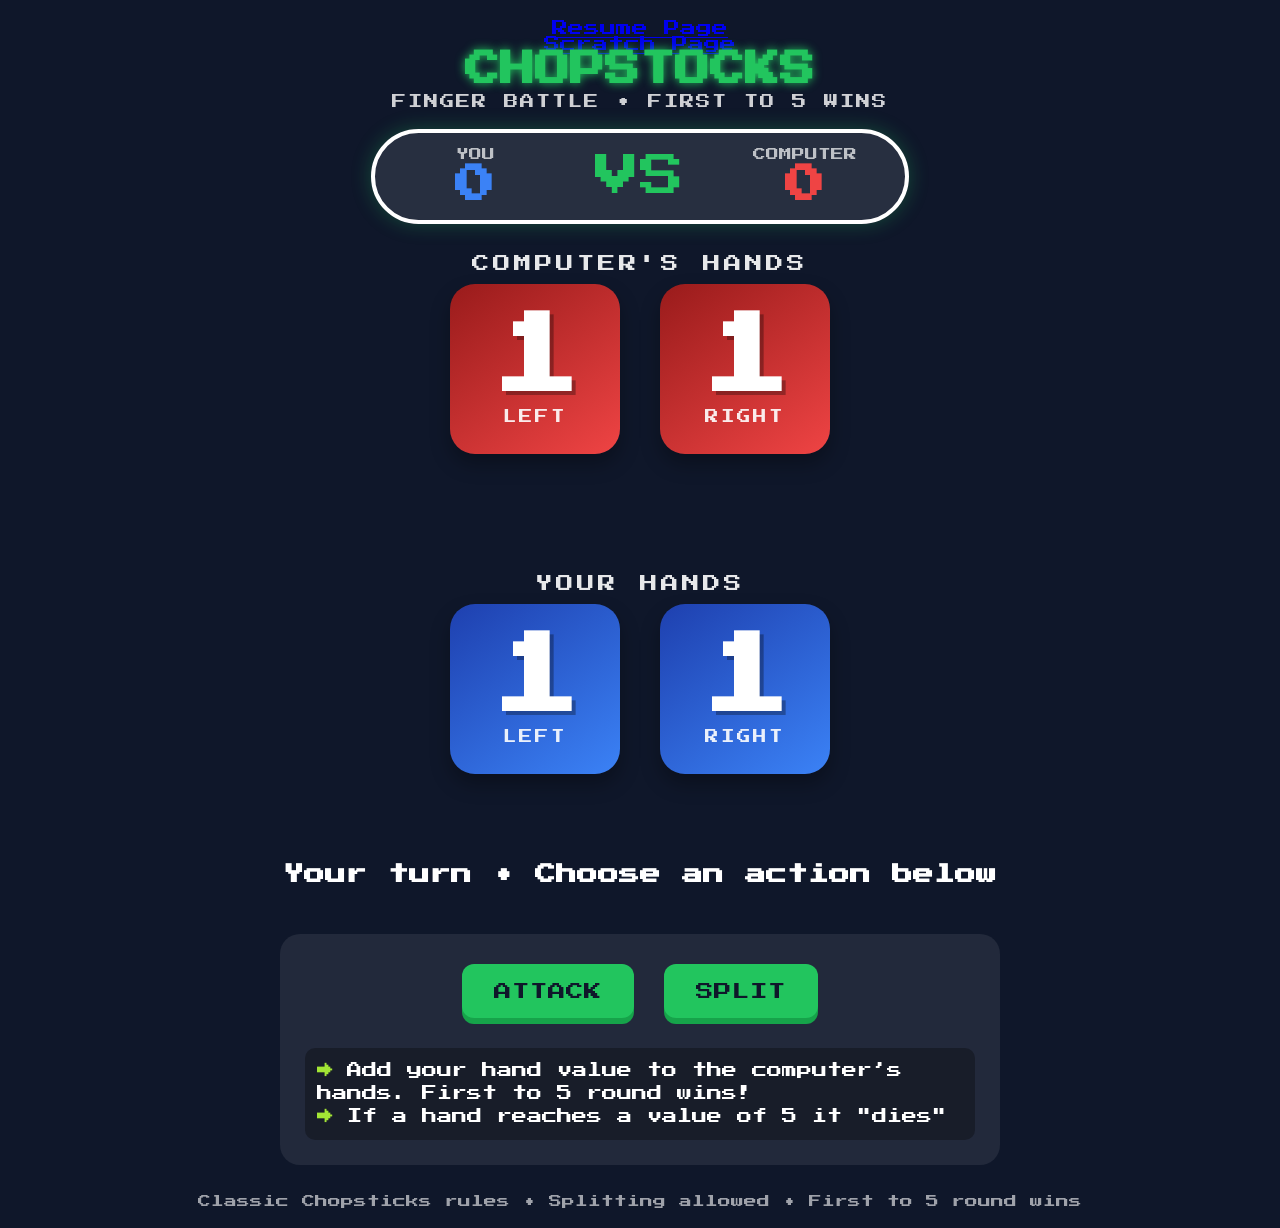
<file: chopsticks.html>
<!DOCTYPE html>
<html lang="en">
<head>
    <meta charset="UTF-8">
    <meta name="viewport" content="width=device-width, initial-scale=1.0">
    <title>Chopstocks Finger Game</title>
    <a href="index.html">Resume Page</a>
    <a href="fromScratch.html">Scratch Page</a>
    <style>
        @import url('https://fonts.googleapis.com/css2?family=Press+Start+2P&display=swap');
        
        :root {
            --bg: #0f172a;
            --accent: #22c55e;
            --player-color: #3b82f6;
            --cpu-color: #ef4444;
        }
        
        * {
            margin: 0;
            padding: 0;
            box-sizing: border-box;
        }
        
        body {
            background: var(--bg);
            color: white;
            font-family: 'Press Start 2P', system-ui;
            text-align: center;
            padding: 20px;
            min-height: 100vh;
            display: flex;
            flex-direction: column;
            align-items: center;
        }
        
        header {
            margin-bottom: 20px;
        }
        
        h1 {
            font-size: 2.2rem;
            color: var(--accent);
            text-shadow: 0 0 10px var(--accent);
            margin-bottom: 8px;
        }
        
        .subtitle {
            font-size: 0.9rem;
            opacity: 0.8;
            letter-spacing: 2px;
        }
        
        .score-board {
            display: flex;
            justify-content: center;
            gap: 60px;
            background: rgba(255,255,255,0.1);
            padding: 15px 40px;
            border-radius: 50px;
            margin-bottom: 30px;
            border: 4px solid #fff;
            box-shadow: 0 0 20px rgba(34, 197, 94, 0.3);
        }
        
        .score {
            display: flex;
            flex-direction: column;
            align-items: center;
            min-width: 120px;
        }
        
        .score-label {
            font-size: 0.8rem;
            opacity: 0.7;
            margin-bottom: 4px;
        }
        
        .score-value {
            font-size: 2.5rem;
            font-weight: bold;
            color: white;
        }
        
        .you .score-value { color: var(--player-color); }
        .cpu .score-value { color: var(--cpu-color); }
        
        .board {
            display: flex;
            flex-direction: column;
            align-items: center;
            width: 100%;
            max-width: 720px;
            margin: 0 auto 40px;
        }
        
        .opponent-area {
            margin-bottom: 60px;
        }
        
        .player-area {
            margin-top: 60px;
        }
        
        .section-label {
            font-size: 1.1rem;
            margin-bottom: 12px;
            letter-spacing: 3px;
            opacity: 0.9;
        }
        
        .hands {
            display: flex;
            justify-content: center;
            gap: 40px;
        }
        
        .hand {
            width: 170px;
            height: 170px;
            border-radius: 25px;
            display: flex;
            flex-direction: column;
            align-items: center;
            justify-content: center;
            position: relative;
            cursor: pointer;
            transition: all 0.3s cubic-bezier(0.4, 0, 0.2, 1);
            box-shadow: 0 10px 20px rgba(0, 0, 0, 0.3);
            user-select: none;
        }
        
        .hand.player-hand {
            background: linear-gradient(145deg, #1e40af, #3b82f6);
        }
        
        .hand.cpu-hand {
            background: linear-gradient(145deg, #991b1b, #ef4444);
        }
        
        .hand.dead {
            background: #334155 !important;
            filter: grayscale(1) brightness(0.7);
            cursor: not-allowed;
        }
        
        .hand:hover:not(.dead) {
            transform: scale(1.08) rotate(3deg);
            box-shadow: 0 15px 25px rgba(34, 197, 94, 0.4);
        }
        
        .hand.highlight {
            border: 6px solid #fde047;
            box-shadow: 0 0 30px #fde047;
            transform: scale(1.12);
        }
        
        .hand-content {
            text-align: center;
        }
        
        .hand-number {
            font-size: 5.5rem;
            font-weight: bold;
            line-height: 1;
            margin-bottom: 8px;
            text-shadow: 4px 4px 0 rgba(0,0,0,0.3);
        }
        
        .hand.dead .hand-number {
            font-size: 2.8rem;
        }
        
        .hand-label {
            font-size: 0.85rem;
            letter-spacing: 2px;
            opacity: 0.9;
            text-transform: uppercase;
        }
        
        .hand.dead .hand-label::after {
            content: "ELIMINATED";
            display: block;
            font-size: 0.7rem;
            color: #f87171;
            margin-top: 4px;
        }
        
        .status {
            min-height: 80px;
            margin: 20px 0;
            font-size: 1.3rem;
            font-weight: bold;
            display: flex;
            align-items: center;
            justify-content: center;
            flex-wrap: wrap;
            gap: 12px;
        }
        
        .controls {
            background: rgba(255,255,255,0.08);
            border-radius: 20px;
            padding: 25px;
            max-width: 720px;
            width: 100%;
            margin: 0 auto;
        }
        
        .action-buttons {
            display: flex;
            gap: 20px;
            justify-content: center;
            flex-wrap: wrap;
        }
        
        button {
            font-family: 'Press Start 2P', system-ui;
            padding: 18px 32px;
            font-size: 1.1rem;
            border: none;
            border-radius: 12px;
            background: var(--accent);
            color: #0f172a;
            cursor: pointer;
            transition: all 0.2s;
            box-shadow: 0 6px 0 #16a34a;
            margin: 5px;
        }
        
        button:active {
            transform: translateY(4px);
            box-shadow: 0 2px 0 #16a34a;
        }
        
        button:disabled {
            background: #64748b;
            color: #cbd5e1;
            cursor: not-allowed;
            box-shadow: none;
        }
        
        .split-options {
            display: flex;
            flex-wrap: wrap;
            gap: 15px;
            justify-content: center;
            margin-top: 20px;
        }
        
        .split-btn {
            background: #64748b;
            color: white;
            padding: 14px 24px;
            font-size: 1rem;
            min-width: 140px;
        }
        
        .log {
            margin-top: 25px;
            font-size: 0.95rem;
            max-height: 120px;
            overflow-y: auto;
            text-align: left;
            background: rgba(0,0,0,0.3);
            padding: 12px;
            border-radius: 10px;
            line-height: 1.5;
        }
        
        .modal {
            display: none;
            position: fixed;
            top: 0; left: 0;
            width: 100%; height: 100%;
            background: rgba(0,0,0,0.85);
            z-index: 1000;
            align-items: center;
            justify-content: center;
        }
        
        .modal-content {
            background: #1e2937;
            padding: 30px;
            border-radius: 20px;
            max-width: 500px;
            text-align: left;
            box-shadow: 0 0 40px var(--accent);
        }
        
        .footer {
            margin-top: auto;
            padding-top: 30px;
            font-size: 0.8rem;
            opacity: 0.6;
        }
    </style>
</head>
<body>
    <header>
        <h1>CHOPSTOCKS</h1>
        <div class="subtitle">FINGER BATTLE • FIRST TO 5 WINS</div>
    </header>

    <div class="score-board">
        <div class="score you">
            <div class="score-label">YOU</div>
            <div id="player-score" class="score-value">0</div>
        </div>
        <div style="font-size: 2.8rem; align-self: center; color: var(--accent);">VS</div>
        <div class="score cpu">
            <div class="score-label">COMPUTER</div>
            <div id="cpu-score" class="score-value">0</div>
        </div>
    </div>

    <div class="board">
        <!-- CPU AREA -->
        <div class="opponent-area">
            <div class="section-label">COMPUTER'S HANDS</div>
            <div class="hands">
                <div id="cpu-left" class="hand cpu-hand" data-side="left">
                    <div class="hand-content">
                        <div id="cpu-left-number" class="hand-number">1</div>
                        <div class="hand-label">LEFT</div>
                    </div>
                </div>
                <div id="cpu-right" class="hand cpu-hand" data-side="right">
                    <div class="hand-content">
                        <div id="cpu-right-number" class="hand-number">1</div>
                        <div class="hand-label">RIGHT</div>
                    </div>
                </div>
            </div>
        </div>

        <!-- PLAYER AREA -->
        <div class="player-area">
            <div class="section-label">YOUR HANDS</div>
            <div class="hands">
                <div id="player-left" class="hand player-hand" data-side="left">
                    <div class="hand-content">
                        <div id="player-left-number" class="hand-number">1</div>
                        <div class="hand-label">LEFT</div>
                    </div>
                </div>
                <div id="player-right" class="hand player-hand" data-side="right">
                    <div class="hand-content">
                        <div id="player-right-number" class="hand-number">1</div>
                        <div class="hand-label">RIGHT</div>
                    </div>
                </div>
            </div>
        </div>
    </div>

    <div id="status" class="status">
        Your turn • Choose an action below
    </div>

    <div class="controls">
        <div id="main-controls">
            <div class="action-buttons">
                <button id="btn-attack">ATTACK</button>
                <button id="btn-split">SPLIT</button>
            </div>
            <div id="split-panel" class="split-options" style="display: none;"></div>
        </div>
        
        <div id="action-log" class="log"></div>
    </div>

    <!-- Win modal -->
    <div id="win-modal" class="modal">
        <div class="modal-content">
            <h2 id="modal-title" style="text-align:center; margin-bottom:20px; font-size:1.8rem;"></h2>
            <p id="modal-text" style="margin-bottom:30px; line-height:1.6;"></p>
            <div style="display:flex; gap:15px; justify-content:center;">
                <button onclick="newGame()" style="background:#22c55e; padding:16px 40px;">NEW GAME</button>
                <button onclick="closeModal()" style="background:#64748b; padding:16px 40px;">CLOSE</button>
            </div>
        </div>
    </div>

    <div class="footer">
        Classic Chopsticks rules • Splitting allowed • First to 5 round wins<br>
    </div>

    <script>
        // Game state
        let game = {
            player: { left: 1, right: 1 },
            cpu: { left: 1, right: 1 },
            playerScore: 0,
            cpuScore: 0,
            gameState: 'player_action', // player_action, select_attacker, select_target, computer_turn
            selectedAttacker: null,
            logMessages: []
        }

        // DOM elements
        let playerLeftEl, playerRightEl, cpuLeftEl, cpuRightEl
        let playerLeftNum, playerRightNum, cpuLeftNum, cpuRightNum
        let statusEl, logEl, splitPanelEl
        let btnAttack, btnSplit

        // Utility: is hand live?
        function isLive(hand, side) {
            return hand[side] > 0
        }

        // Render all hands
        function renderHands() {
            // Player
            renderSingleHand('player-left', game.player.left, 'player-hand')
            renderSingleHand('player-right', game.player.right, 'player-hand')
            
            // CPU
            renderSingleHand('cpu-left', game.cpu.left, 'cpu-hand')
            renderSingleHand('cpu-right', game.cpu.right, 'cpu-hand')
        }

        function renderSingleHand(id, value, type) {
            const el = document.getElementById(id)
            const numEl = document.getElementById(id + '-number')
            
            if (value === 0) {
                el.classList.add('dead')
                numEl.textContent = '☠'
                numEl.style.fontSize = '3.2rem'
            } else {
                el.classList.remove('dead')
                numEl.textContent = value
                numEl.style.fontSize = '5.5rem'
            }
            
            // Remove highlight
            el.classList.remove('highlight')
        }

        // Render scores
        function renderScores() {
            document.getElementById('player-score').textContent = game.playerScore
            document.getElementById('cpu-score').textContent = game.cpuScore
        }

        // Add to log
        function addLog(message, color = '#a3e635') {
            game.logMessages.unshift(message)
            if (game.logMessages.length > 6) game.logMessages.pop()
            logEl.innerHTML = game.logMessages.map(msg => 
                `<span style="color:${color};">→</span> ${msg}`
            ).join('<br>')
            logEl.scrollTop = 0
        }

        // Check if a round has a winner
        function checkRoundWinner() {
            const playerDead = !isLive(game.player, 'left') && !isLive(game.player, 'right')
            const cpuDead = !isLive(game.cpu, 'left') && !isLive(game.cpu, 'right')
            
            if (playerDead) return 'cpu'
            if (cpuDead) return 'player'
            return null
        }

        // Reset hands for new round
        function resetHands() {
            game.player = { left: 1, right: 1 }
            game.cpu = { left: 1, right: 1 }
            game.logMessages = []
            renderHands()
            addLog('NEW ROUND STARTED!', '#67e8f9')
        }

        // Perform an attack
        function doAttack(attackerType, attackerSide, targetSide) {
            let attackerHands = attackerType === 'player' ? game.player : game.cpu
            let targetHands = attackerType === 'player' ? game.cpu : game.player
            
            if (!isLive(attackerHands, attackerSide) || !isLive(targetHands, targetSide)) {
                return false
            }
            
            const added = attackerHands[attackerSide]
            targetHands[targetSide] += added
            
            const was = targetHands[targetSide]
            if (targetHands[targetSide] >= 5) {
                targetHands[targetSide] = 0
            }
            
            // Log
            const attackerName = attackerType === 'player' ? 'You' : 'Computer'
            const targetName = attackerType === 'player' ? 'Computer' : 'You'
            addLog(`${attackerName} added ${added} from ${attackerSide.toUpperCase()} → ${targetName} ${targetSide.toUpperCase()} (${was} → ${targetHands[targetSide]})`)
            
            return true
        }

        // Generate possible splits for a player
        function getPossibleSplits(hands) {
            const total = hands.left + hands.right
            const possibles = []
            
            for (let l = Math.max(0, total - 4); l <= Math.min(4, total); l++) {
                const r = total - l
                // Only valid non-identical configurations
                if (r >= 0 && r <= 4 && !(l === hands.left && r === hands.right)) {
                    possibles.push({ left: l, right: r })
                }
            }
            return possibles
        }

        // Apply a split
        function applySplit(newLeft, newRight) {
            const total = game.player.left + game.player.right
            if (newLeft + newRight !== total || newLeft > 4 || newRight > 4 || newLeft < 0 || newRight < 0) return
            
            // Log
            addLog(`You split → Left: ${newLeft} | Right: ${newRight}`, '#a3e635')
            
            game.player.left = newLeft
            game.player.right = newRight
            renderHands()
            
            // End player turn
            setTimeout(computerTurn, 600)
        }

        // Player's attack flow
        function startAttackMode() {
            game.gameState = 'select_attacker'
            game.selectedAttacker = null
            statusEl.innerHTML = `
                <span style="color:#fde047;">SELECT YOUR HAND TO ATTACK WITH</span>
            `
            // Highlight live player hands
            if (isLive(game.player, 'left')) playerLeftEl.classList.add('highlight')
            if (isLive(game.player, 'right')) playerRightEl.classList.add('highlight')
            
            btnAttack.style.display = 'none'
            btnSplit.style.display = 'none'
        }

        // Computer's AI turn (always attacks - splitting only allowed for player)
        function computerTurn() {
            game.gameState = 'computer_turn'
            statusEl.innerHTML = `
                <span style="color:#f87171;">COMPUTER IS THINKING...</span>
            `
            renderHands()
            
            setTimeout(() => {
                // Find live hands
                const cpuLive = []
                if (isLive(game.cpu, 'left')) cpuLive.push('left')
                if (isLive(game.cpu, 'right')) cpuLive.push('right')
                
                const playerLive = []
                if (isLive(game.player, 'left')) playerLive.push('left')
                if (isLive(game.player, 'right')) playerLive.push('right')
                
                if (cpuLive.length === 0 || playerLive.length === 0) {
                    // Game should have already ended
                    return
                }
                
                // 1. Look for any killing move
                let killMove = null
                for (let att of cpuLive) {
                    for (let tgt of playerLive) {
                        if (game.player[tgt] + game.cpu[att] >= 5) {
                            killMove = { att, tgt }
                            break
                        }
                    }
                    if (killMove) break
                }
                
                // 2. Execute
                if (killMove) {
                    doAttack('cpu', killMove.att, killMove.tgt)
                } else {
                    // Otherwise attack the highest-value player hand
                    let bestTarget = playerLive[0]
                    let highest = game.player[bestTarget]
                    
                    for (let tgt of playerLive) {
                        if (game.player[tgt] > highest) {
                            highest = game.player[tgt]
                            bestTarget = tgt
                        }
                    }
                    
                    // Choose attacker (random among live)
                    const attackerSide = cpuLive[Math.floor(Math.random() * cpuLive.length)]
                    doAttack('cpu', attackerSide, bestTarget)
                }
                
                renderHands()
                
                // Check round winner
                const roundWinner = checkRoundWinner()
                
                if (roundWinner) {
                    endRound(roundWinner)
                } else {
                    // Back to player
                    game.gameState = 'player_action'
                    statusEl.innerHTML = `Your turn • Choose an action`
                    btnAttack.style.display = 'inline-block'
                    btnSplit.style.display = 'inline-block'
                    renderHands()
                }
            }, 1100)
        }

        // End a round
        function endRound(winner) {
            if (winner === 'player') {
                game.playerScore++
                addLog('🎉 YOU WON THE ROUND!', '#22c55e')
                statusEl.innerHTML = `<span style="color:#22c55e; font-size:1.6rem;">YOU WIN THE ROUND!</span>`
            } else {
                game.cpuScore++
                addLog('💥 COMPUTER WON THE ROUND', '#f87171')
                statusEl.innerHTML = `<span style="color:#f87171; font-size:1.6rem;">COMPUTER WINS THE ROUND</span>`
            }
            
            renderScores()
            
            // Check overall winner
            if (game.playerScore >= 5 || game.cpuScore >= 5) {
                showGameOver()
            } else {
                setTimeout(() => {
                    resetHands()
                    game.gameState = 'player_action'
                    statusEl.innerHTML = `Your turn • Choose an action`
                    btnAttack.style.display = 'inline-block'
                    btnSplit.style.display = 'inline-block'
                    renderHands()
                    renderScores()
                }, 2200)
            }
        }

        // Show game over modal
        function showGameOver() {
            const modal = document.getElementById('win-modal')
            const title = document.getElementById('modal-title')
            const text = document.getElementById('modal-text')
            
            if (game.playerScore >= 5) {
                title.innerHTML = `🎉 YOU WIN THE GAME!`
                title.style.color = '#22c55e'
                text.innerHTML = `You defeated the computer ${game.playerScore}–${game.cpuScore}<br><br>First to 5 rounds wins!`
            } else {
                title.innerHTML = `💻 COMPUTER WINS`
                title.style.color = '#ef4444'
                text.innerHTML = `The computer defeated you ${game.cpuScore}–${game.playerScore}<br><br>Better luck next time!`
            }
            
            modal.style.display = 'flex'
        }

        function closeModal() {
            document.getElementById('win-modal').style.display = 'none'
        }

        function newGame() {
            closeModal()
            // Reset everything
            game.playerScore = 0
            game.cpuScore = 0
            game.logMessages = []
            resetHands()
            game.gameState = 'player_action'
            renderScores()
            statusEl.innerHTML = `Your turn • Choose an action`
            btnAttack.style.display = 'inline-block'
            btnSplit.style.display = 'inline-block'
            logEl.innerHTML = ''
            addLog('NEW GAME STARTED!', '#67e8f9')
        }

        // Main game initialization
        function init() {
            // Get DOM elements
            playerLeftEl = document.getElementById('player-left')
            playerRightEl = document.getElementById('player-right')
            cpuLeftEl = document.getElementById('cpu-left')
            cpuRightEl = document.getElementById('cpu-right')
            
            playerLeftNum = document.getElementById('player-left-number')
            playerRightNum = document.getElementById('player-right-number')
            cpuLeftNum = document.getElementById('cpu-left-number')
            cpuRightNum = document.getElementById('cpu-right-number')
            
            statusEl = document.getElementById('status')
            logEl = document.getElementById('action-log')
            splitPanelEl = document.getElementById('split-panel')
            btnAttack = document.getElementById('btn-attack')
            btnSplit = document.getElementById('btn-split')
            
            // Render initial state
            renderHands()
            renderScores()
            addLog('If a hand reaches a value of 5 it "dies"', '#67e8f9')
            addLog('Add your hand value to the computer’s hands. First to 5 round wins!', '#a3e635')
            
            // Click handlers for hands (dynamic based on state)
            function handleHandClick(e) {
                const handEl = e.currentTarget
                const side = handEl.dataset.side
                const isPlayerHand = handEl.classList.contains('player-hand')
                
                if (game.gameState === 'select_attacker' && isPlayerHand) {
                    // Player selecting attacker
                    game.selectedAttacker = side
                    
                    // Remove highlights
                    playerLeftEl.classList.remove('highlight')
                    playerRightEl.classList.remove('highlight')
                    
                    // Highlight CPU targets
                    game.gameState = 'select_target'
                    statusEl.innerHTML = `<span style="color:#fde047;">SELECT COMPUTER HAND TO ATTACK</span>`
                    
                    if (isLive(game.cpu, 'left')) cpuLeftEl.classList.add('highlight')
                    if (isLive(game.cpu, 'right')) cpuRightEl.classList.add('highlight')
                    
                } else if (game.gameState === 'select_target' && !isPlayerHand) {
                    // Player selecting target
                    const success = doAttack('player', game.selectedAttacker, side)
                    if (success) {
                        renderHands()
                        
                        // Remove highlights
                        cpuLeftEl.classList.remove('highlight')
                        cpuRightEl.classList.remove('highlight')
                        
                        const roundWinner = checkRoundWinner()
                        
                        if (roundWinner) {
                            endRound(roundWinner)
                        } else {
                            // Computer's turn
                            setTimeout(computerTurn, 700)
                        }
                    }
                }
            }
            
            // Attach click listeners
            playerLeftEl.addEventListener('click', handleHandClick)
            playerRightEl.addEventListener('click', handleHandClick)
            cpuLeftEl.addEventListener('click', handleHandClick)
            cpuRightEl.addEventListener('click', handleHandClick)
            
            // Attack button
            btnAttack.addEventListener('click', () => {
                if (game.gameState !== 'player_action') return
                startAttackMode()
            })
            
            // Split button
            btnSplit.addEventListener('click', () => {
                if (game.gameState !== 'player_action') return
                
                const possibles = getPossibleSplits(game.player)
                
                if (possibles.length === 0) {
                    statusEl.innerHTML = `<span style="color:#f87171;">No valid splits available right now</span>`
                    setTimeout(() => {
                        statusEl.innerHTML = `Your turn • Choose an action`
                    }, 1200)
                    return
                }
                
                game.gameState = 'select_split'
                btnAttack.style.display = 'none'
                btnSplit.style.display = 'none'
                
                let html = `<strong style="color:#67e8f9; margin-bottom:12px; display:block;">CHOOSE NEW SPLIT (total fingers preserved)</strong>`
                
                possibles.forEach(split => {
                    html += `
                        <button onclick="applySplit(${split.left}, ${split.right});" class="split-btn">
                            LEFT <span style="font-size:1.6rem">${split.left}</span> | RIGHT <span style="font-size:1.6rem">${split.right}</span>
                        </button>`
                })
                
                splitPanelEl.innerHTML = html
                splitPanelEl.style.display = 'flex'
                
                statusEl.innerHTML = `<span style="color:#67e8f9;">SPLIT YOUR FINGERS</span>`
            })
            
            console.log('%c✅ Chopstocks game ready! Enjoy the finger battle!', 'color:#22c55e; font-family:monospace')
        }
        
        // Start the game when page loads
        window.onload = init
    </script>
</body>
</html>
</file>
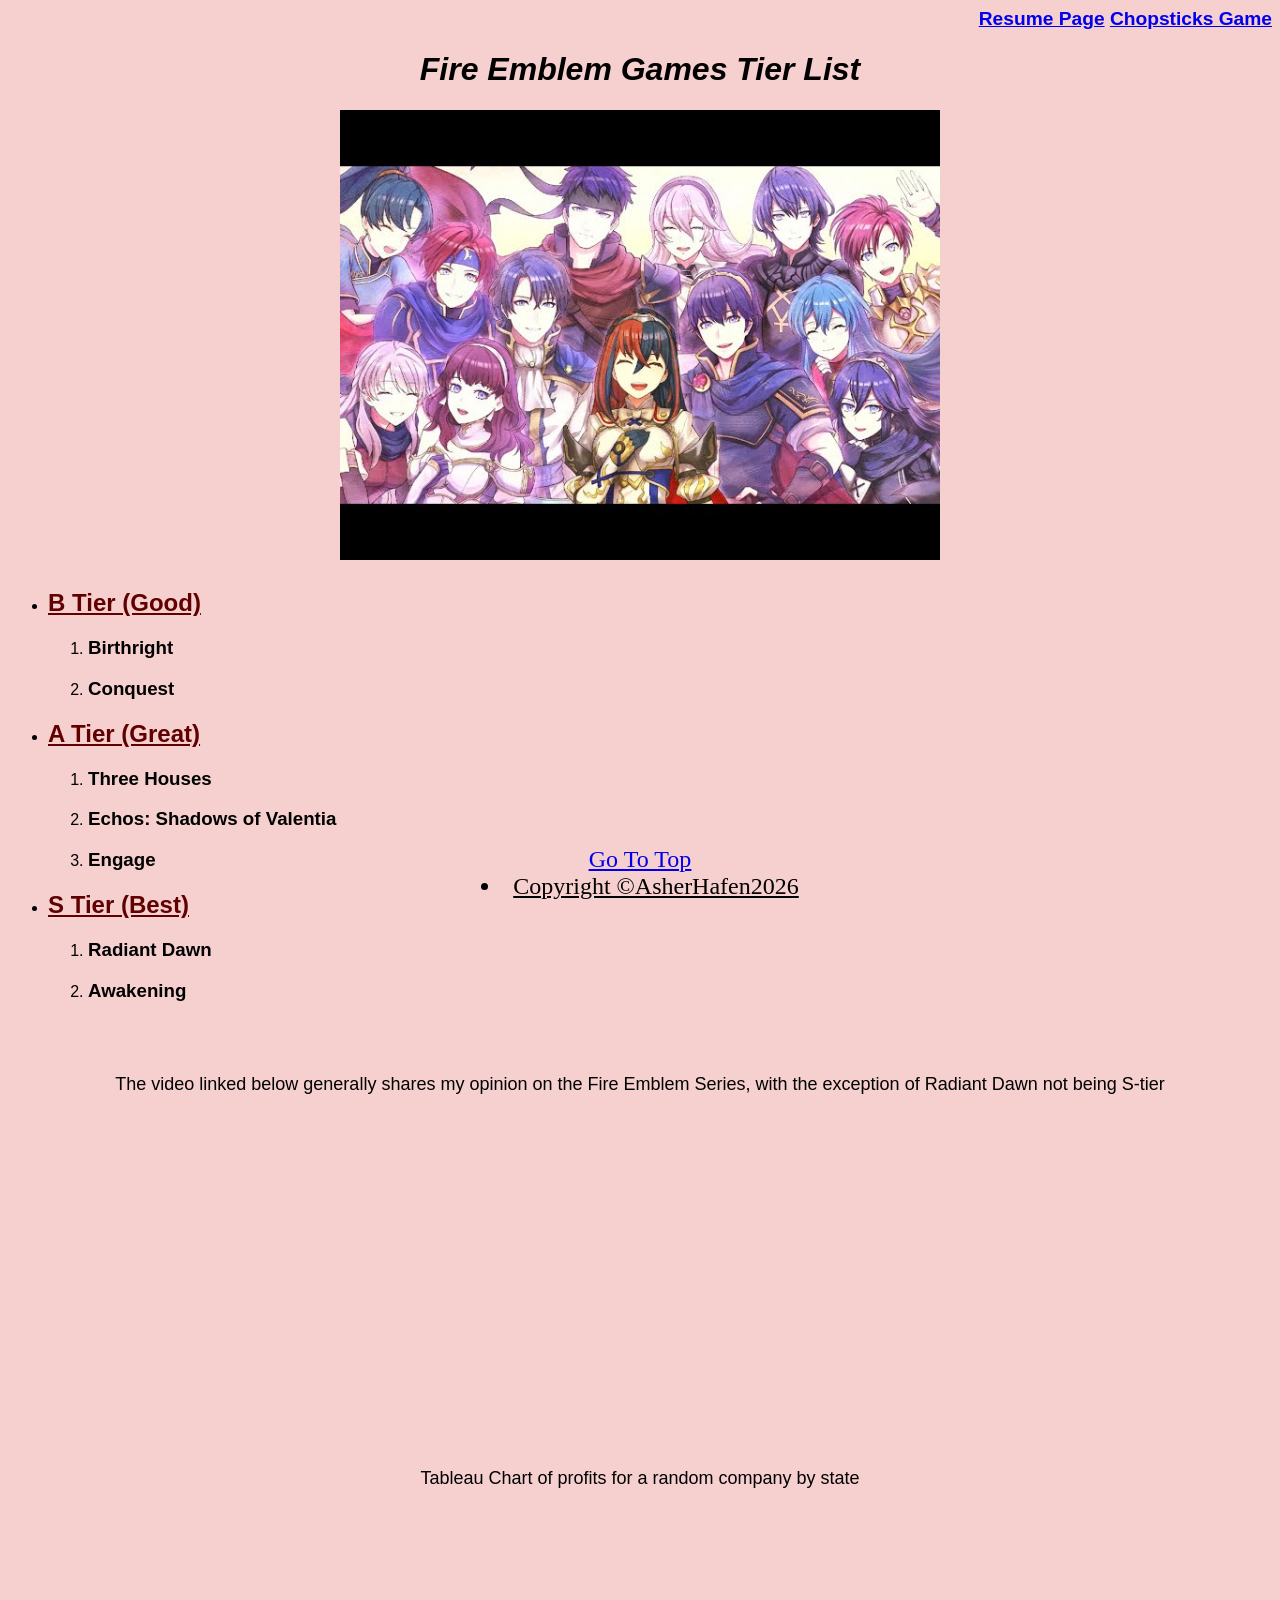
<file: fromScratch.html>
<!DOCTYPE html>
<html lang="en">
<head>
    <meta charset="UTF-8">
    <meta name="viewport" content="width=!, initial-scale=1.0">
    <title>Fire Embelm Games Tier List</title>
    <body style="background-color: rgb(246, 207, 207);"></body>
    <link rel="stylesheet" type="text/css" href="css/mystyles.css">
    
    
</head>

<body>
<div class="header">
    <a href="index.html">Resume Page</a>
    <a href="chopsticks.html">Chopsticks Game</a>

</div>

<div class="body">
<h1 id="top">Fire Emblem Games Tier List</h1>
    <a><h1> <img src="assets/img/Fire Emblem All.jpg" alt="All Fire Emblem Games Image" width="600"> </h1></a>
    <ul>
        <li><h2>B Tier (Good)</h2></li>
            <ol>
                <li><h3>Birthright</h3></li>
                <li><h3>Conquest</h3></li>
            </ol>
        <li><h2>A Tier (Great)</h2></li>
            <ol><li><h3>Three Houses</h3>
                <li><h3>Echos: Shadows of Valentia</h3></li>
                <li><h3>Engage</h3></li>

            </ol>
        <li><h2>S Tier (Best)</h2></li>
            <ol><li><h3>Radiant Dawn</h3>
                <li><h3>Awakening</h3></li>
            </ol>
    </ul>
    <br><br>
    <p>
        The video linked below generally shares my opinion on the Fire Emblem Series, with the exception of Radiant Dawn not being S-tier
    </p>

<div class="video"> 
  <iframe 
  width="560" 
  height="315" 
  src="https://youtube.com/embed/qNmd1Zl-iaU" 
  title="YouTube video player" 
  frameborder="0" 
  allow="accelerometer; autoplay; clipboard-write; encrypted-media; gyroscope; picture-in-picture; web-share" 
  referrerpolicy="strict-origin-when-cross-origin" 
  allowfullscreen>
</iframe>
</div>
<br>
<p>Tableau Chart of profits for a random company by state</p>
<div class='tableauPlaceholder' id='viz1776820004053' style='position: relative'><noscript><a href='#'><img alt='Sheet 2 ' src='https:&#47;&#47;public.tableau.com&#47;static&#47;images&#47;ZF&#47;ZFD9SXP5S&#47;1_rss.png' style='border: none' /></a></noscript><object class='tableauViz'  style='display:none;'><param name='host_url' value='https%3A%2F%2Fpublic.tableau.com%2F' /> <param name='embed_code_version' value='3' /> <param name='path' value='shared&#47;ZFD9SXP5S' /> <param name='toolbar' value='yes' /><param name='static_image' value='https:&#47;&#47;public.tableau.com&#47;static&#47;images&#47;ZF&#47;ZFD9SXP5S&#47;1.png' /> <param name='animate_transition' value='yes' /><param name='display_static_image' value='yes' /><param name='display_spinner' value='yes' /><param name='display_overlay' value='yes' /><param name='display_count' value='yes' /><param name='language' value='en-US' /><param name='filter' value='publish=yes' /></object></div>                <script type='text/javascript'>                    var divElement = document.getElementById('viz1776820004053');                    var vizElement = divElement.getElementsByTagName('object')[0];                    vizElement.style.width='100%';vizElement.style.height=(divElement.offsetWidth*0.75)+'px';                    var scriptElement = document.createElement('script');                    scriptElement.src = 'https://public.tableau.com/javascripts/api/viz_v1.js';                    vizElement.parentNode.insertBefore(scriptElement, vizElement);                </script>
<br><br><br><br><br><br><br><br><br><br><br><br><br><br><br>
</div>



<div class="footer">
<a href="#top">Go To Top</a>
<li>Copyright &copy;AsherHafen2026</li>
</div>



</body>
</html>
</file>
<file: css/mystyles.css>
head{
    font-family: 'Times New Roman', Times, serif;
}
p{
    font-weight: lighter;
    font-size: 18px;
    text-align: center;
}

h1{
    font-style: italic;
    text-align: center;
}

h2{
    color: rgb(96, 0, 0);
    text-decoration: underline;
}
.body{
    font-family: Arial, Helvetica, sans-serif;
}
.header{
    font-family: Arial, Helvetica, sans-serif;
    color: aliceblue;
    text-align: right;
    font-size: larger;
    font-weight: bold;
}
.video{
    text-align: center;
}
.footer{
    text-align: center;
    font-size: x-large;
    text-decoration: underline;
    position: fixed; bottom: 0; left: 0; width: 100%;
}
</file>
